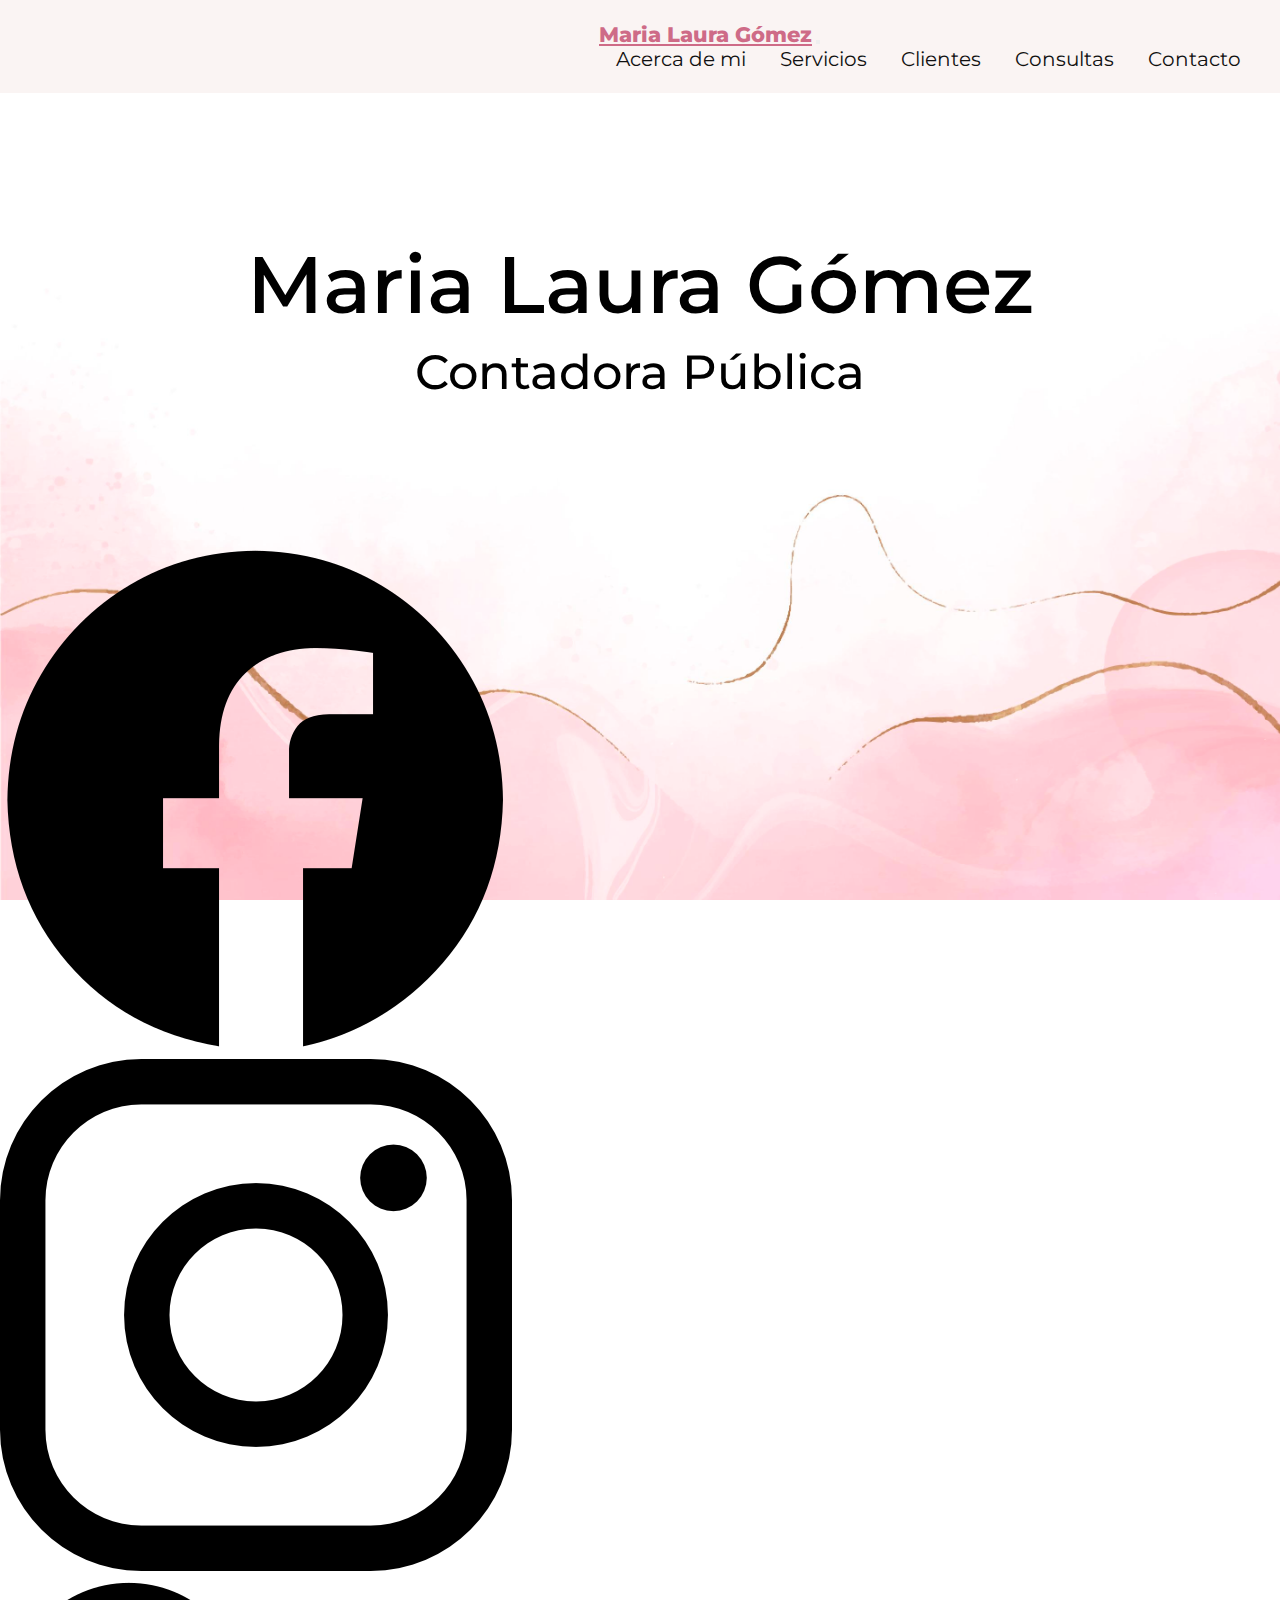
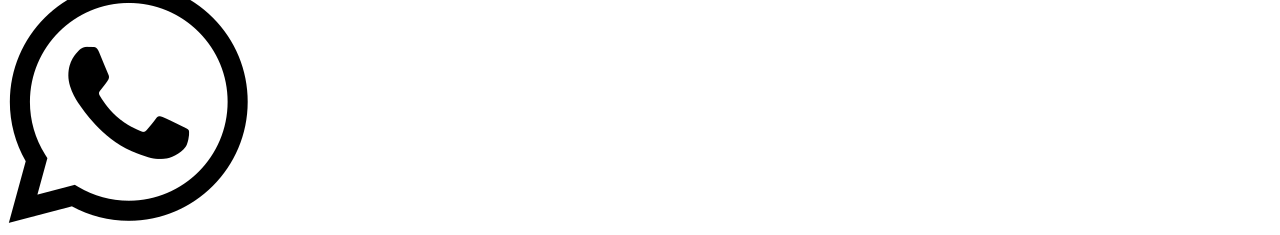
<file: index.html>
<!DOCTYPE html>
<html lang="en">
<head>
    <meta charset="UTF-8">
    <meta http-equiv="X-UA-Compatible" content="IE=edge">
    <meta name="viewport" content="width=device-width, initial-scale=1.0">
    <meta name="keywords" content="Asesoramiento Contable, Contadora Pública, Contador público, Asesoria contable, vencimiento de Afip,
    Afip Monotributo, pago de Afip, Liquidacion de sueldo, Contador para emprendedores.">
    <meta name="description" content="Maria Laura Gómez, Contadora Pública, me especializo en asesoramiento integral en materia impositiva, contable, monotributistas, liquidacion de sueldos y Pymes.">
    <link href="https://unpkg.com/aos@2.3.1/dist/aos.css" rel="stylesheet">
    <!-- CSS only -->
    <link href="https://cdn.jsdelivr.net/npm/bootstrap@5.2.0-beta1/dist/css/bootstrap.min.css" rel="stylesheet" integrity="sha384-0evHe/X+R7YkIZDRvuzKMRqM+OrBnVFBL6DOitfPri4tjfHxaWutUpFmBp4vmVor" crossorigin="anonymous">
    <link rel="stylesheet" href="./estilos/styles.css">
    <title>Contadora María Laura Gómez</title>
</head>
<body class="bg-img" >


    <nav class="navbar navbar-expand-lg bg-navbar pt-3">
        <div class="container-fluid " >
        <a class="navbar-brand ms-5 mb-1 titulo-logo " href="index.html">Maria Laura Gómez</a>
        <button class="navbar-toggler" type="button" data-bs-toggle="collapse" data-bs-target="#navbarNav" aria-controls="navbarNav" aria-expanded="false" aria-label="Toggle navigation">
            <span class="navbar-toggler-icon"></span>
        </button>

        <div class="collapse navbar-collapse  navBoost" id="navbarNav">
            <ul class="navbar-nav navBoost">
            <li class="nav-item   " >
                <a class="nav-link navA " aria-current="page" href="./secciones/acercaDeMi.html">Acerca de mi</a>
            </li>
            <li class="nav-item ">
                <a class="nav-link navA  " href="./secciones/servicios.html">Servicios</a>
            </li>
            <li class="nav-item ">
                <a class="nav-link navA" href="./secciones/clientes.html">Clientes</a>
            </li>
            <li class="nav-item ">
                <a class="nav-link navA" href="./secciones/consultas.html">Consultas</a>
            </li>
            <li class="nav-item ">
                <a class="nav-link navA" href="./secciones/contacto.html"> Contacto</a>
            </li>
            </ul>
        </div>
        </div>
    </nav>
    
        <main>
                <section class="seccion-index">
                    <h1 class="titulo1" data-aos="fade-up"
                    data-aos-duration="3000" >
                        Maria Laura Gómez
                    </h1>
                    <h2 class="titulo2" data-aos="fade-up"
                    data-aos-duration="3000" >
                        Contadora Pública
                    </h2>
                </section>
        </main>


    <footer>
    <ul class="footer-redes" >
        <li> <a href="https://www.facebook.com/lauragomezimpuestos" target="_blank"><img src="./img/facebook.png"  alt="Facebook"> </a></li>
        <li> <a href="https://www.instagram.com/lauragomezcontadora/"target="_blank" > <img src="./img/instagram.png" alt="Intagram"></a> </li>
        <li> <a href="https://web.whatsapp.com/" target="_blank"> <img src="./img/whatsapp.png" alt="whatsapp"></a></li>
    </ul>
    </footer>

    

    <script src="https://unpkg.com/aos@2.3.1/dist/aos.js"></script> 
    <script>
        AOS.init();
    </script>

    <!-- JavaScript Bundle with Popper -->
<script src="https://cdn.jsdelivr.net/npm/bootstrap@5.2.0-beta1/dist/js/bootstrap.bundle.min.js" integrity="sha384-pprn3073KE6tl6bjs2QrFaJGz5/SUsLqktiwsUTF55Jfv3qYSDhgCecCxMW52nD2" crossorigin="anonymous"></script>
</body>
</html>
</file>
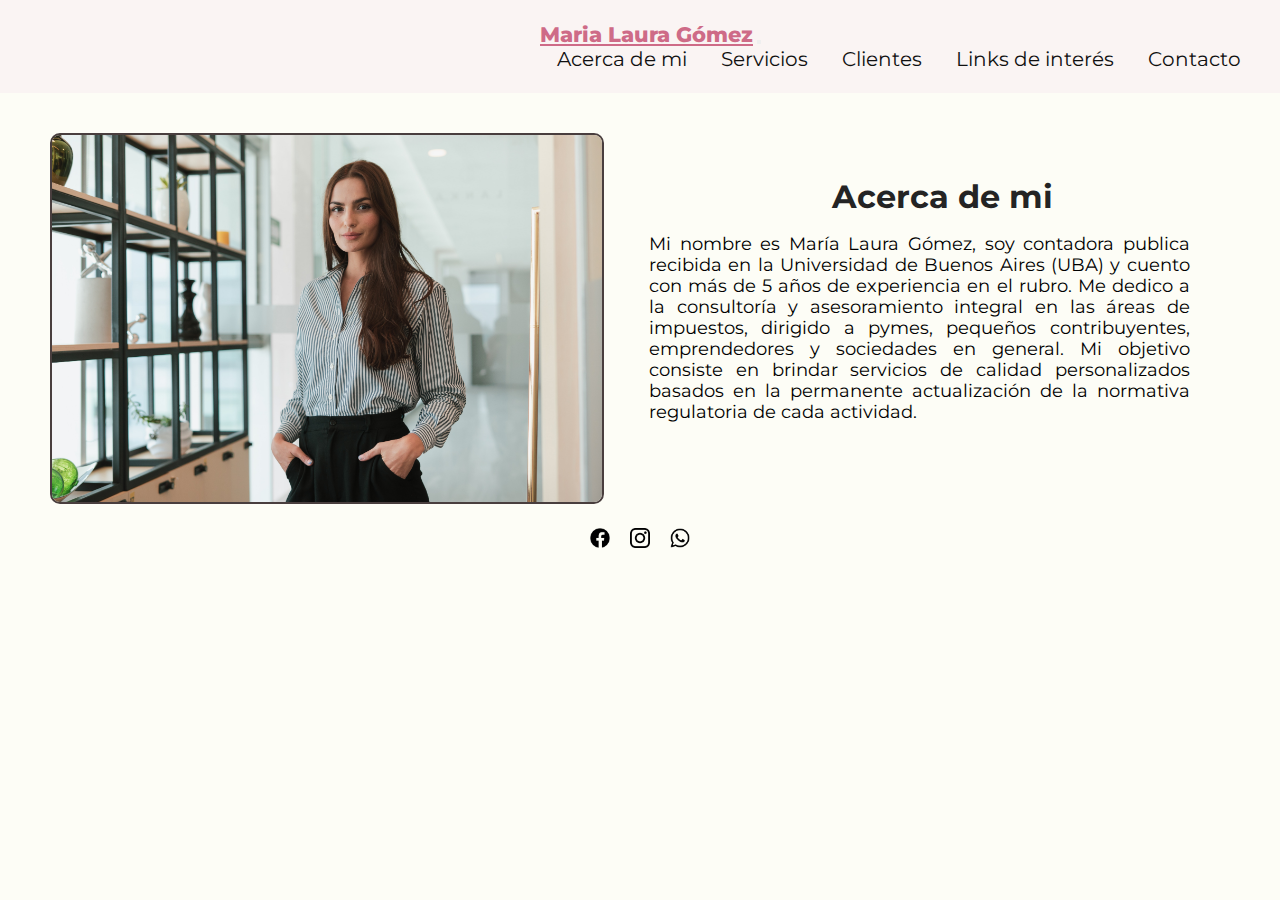
<file: secciones/acercaDeMi.html>
<!DOCTYPE html>
<html lang="en">
<head>
    <meta charset="UTF-8">
    <meta http-equiv="X-UA-Compatible" content="IE=edge">
    <meta name="viewport" content="width=device-width, initial-scale=1.0">
    <meta name="keywords" content="Asesoramiento Contable, Contadora Pública, Contador público, Asesoria contable, vencimiento de Afip,
    Afip Monotributo, pago de Afip, Liquidacion de sueldo, Contador para emprendedores.">
    <meta name="description" content="Maria Laura Gómez, Contadora Pública, me especializo en asesoramiento integral en materia impositiva, contable, monotributistas, liquidacion de sueldos y Pymes.">
    <link href="https://unpkg.com/aos@2.3.1/dist/aos.css" rel="stylesheet">
    <!-- CSS only -->
    <link href="https://cdn.jsdelivr.net/npm/bootstrap@5.2.0-beta1/dist/css/bootstrap.min.css" rel="stylesheet" integrity="sha384-0evHe/X+R7YkIZDRvuzKMRqM+OrBnVFBL6DOitfPri4tjfHxaWutUpFmBp4vmVor" crossorigin="anonymous">
    <link rel="stylesheet" href="../estilos/styles.css">
    <title>Acerca de Mi</title>
</head>

<body class="bg-color" >

    <nav class="navbar navbar-expand-lg bg-navbar pt-3">
        <div class="container-fluid " >
        <a class="navbar-brand ms-5 mb-1 titulo-logo " href="../index.html">Maria Laura Gómez</a>
        <button class="navbar-toggler" type="button" data-bs-toggle="collapse" data-bs-target="#navbarNav" aria-controls="navbarNav" aria-expanded="false" aria-label="Toggle navigation">
            <span class="navbar-toggler-icon"></span>
        </button>

        <div class="collapse navbar-collapse  navBoost" id="navbarNav">
            <ul class="navbar-nav navBoost">
            <li class="nav-item   " >
                <a class="nav-link navA " aria-current="page" href="acercaDeMi.html">Acerca de mi</a>
            </li>
            <li class="nav-item ">
                <a class="nav-link navA  " href="servicios.html">Servicios</a>
            </li>
            <li class="nav-item ">
                <a class="nav-link navA" href="clientes.html">Clientes</a>
            </li>
            <li class="nav-item ">
                <a class="nav-link navA" href="linksInteres.html">Links de interés</a>
            </li>
            <li class="nav-item ">
                <a class="nav-link navA" href="contacto.html"> Contacto</a>
            </li>
            </ul>
        </div>
        </div>
    </nav>


        <main >
            
            <section class="about-container">
                <div class="about-content" >
                    <div>
                        <img src="../img/pexels-los-muertos-crew-10041257.jpeg" alt="">
                    </div>
                    
                    <div>
                        <h3 class="titulo-about" >Acerca de mi</h3>
                        <p > Mi nombre es María Laura Gómez, soy contadora publica recibida en la Universidad de   Buenos Aires (UBA) y cuento con más de 5 años de experiencia en el rubro.
                            Me dedico a la consultoría y asesoramiento integral en las áreas de impuestos, dirigido a pymes, pequeños contribuyentes, emprendedores y sociedades en general. 
                            Mi objetivo consiste en brindar servicios de calidad personalizados basados en la permanente actualización de la normativa regulatoria de cada actividad.
                            </p>
                    </div>
                </div>

                
                
            </section>
    
        </main>





    <footer class="footers">
        <ul class="footer-redes">
            <li> <a href="https://www.facebook.com/lauragomezimpuestos" target="_blank"><img src="../img/facebook.png"  alt="Facebook"> </a></li>
            <li> <a href="https://www.instagram.com/lauragomezcontadora/"target="_blank" > <img src="../img/instagram.png" alt="Intagram"></a> </li>
            <li> <a href="https://web.whatsapp.com/" target="_blank"> <img src="../img/whatsapp.png" alt="whatsapp"></a></li>
        </ul>
    </footer>

    <script src="https://unpkg.com/aos@2.3.1/dist/aos.js"></script> 
    <script>
        AOS.init();
    </script>
<!-- JavaScript Bundle with Popper -->
<script src="https://cdn.jsdelivr.net/npm/bootstrap@5.2.0-beta1/dist/js/bootstrap.bundle.min.js" integrity="sha384-pprn3073KE6tl6bjs2QrFaJGz5/SUsLqktiwsUTF55Jfv3qYSDhgCecCxMW52nD2" crossorigin="anonymous"></script>
</body>
</html>
</file>
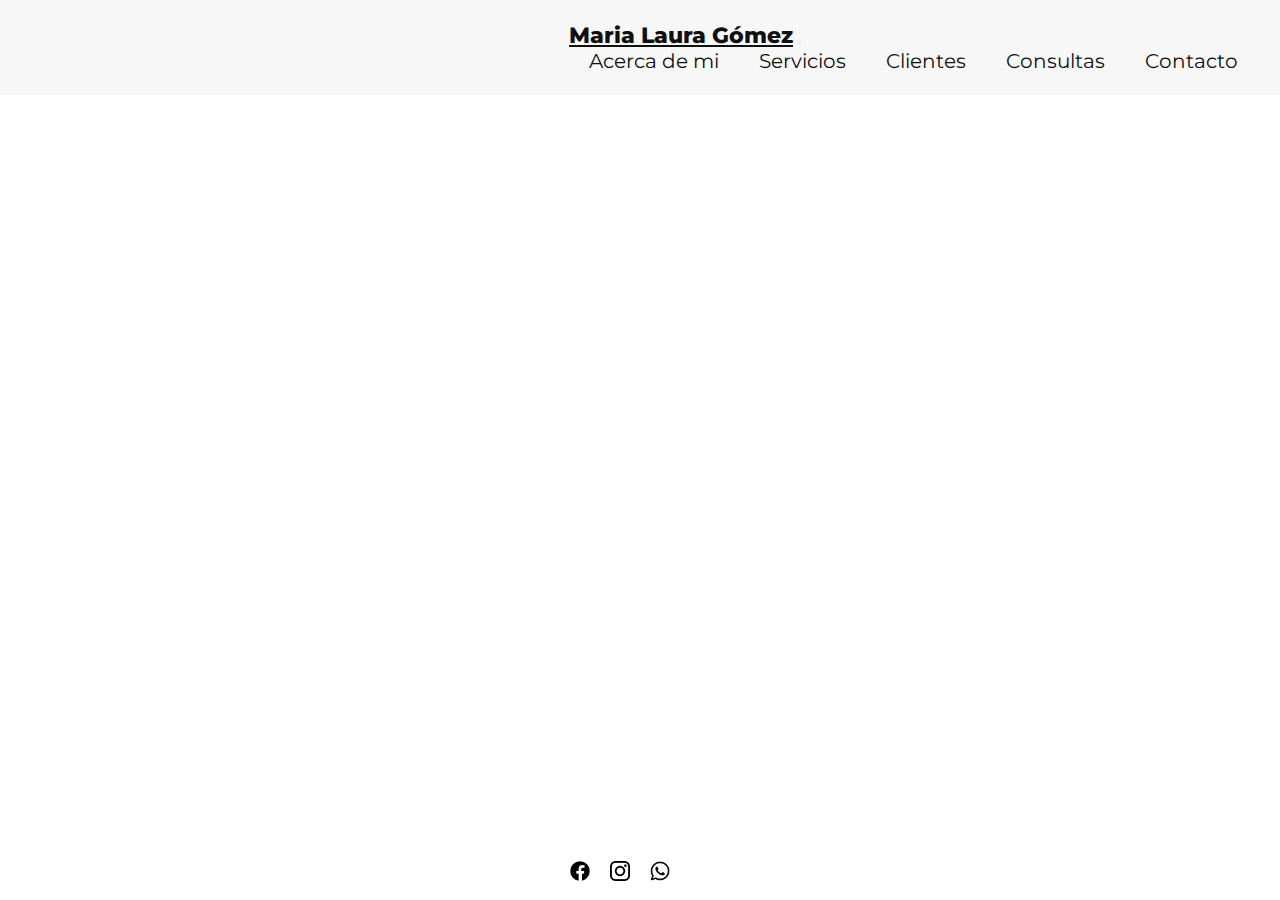
<file: secciones/clientes.html>
<!DOCTYPE html>
<html lang="en">
<head>
    <meta charset="UTF-8">
    <meta http-equiv="X-UA-Compatible" content="IE=edge">
    <meta name="viewport" content="width=device-width, initial-scale=1.0">
    <!-- CSS only -->
    <link href="https://cdn.jsdelivr.net/npm/bootstrap@5.2.0-beta1/dist/css/bootstrap.min.css" rel="stylesheet" integrity="sha384-0evHe/X+R7YkIZDRvuzKMRqM+OrBnVFBL6DOitfPri4tjfHxaWutUpFmBp4vmVor" crossorigin="anonymous">
    <link rel="stylesheet" href="../estilos/estilos.css">

    <title>Clientes</title>
</head>
<body>
    <nav class="navbar navbar-expand-lg bg-navbar pt-3">
        <div class="container-fluid " >
        <a class="navbar-brand ms-5 mb-1 titulo-logo " href="../index.html">Maria Laura Gómez</a>
        <button class="navbar-toggler" type="button" data-bs-toggle="collapse" data-bs-target="#navbarNav" aria-controls="navbarNav" aria-expanded="false" aria-label="Toggle navigation">
            <span class="navbar-toggler-icon"></span>
        </button>

        <div class="collapse navbar-collapse  navBoost" id="navbarNav">
            <ul class="navbar-nav navBoost">
            <li class="nav-item   " >
                <a class="nav-link navA " aria-current="page" href="acercaDeMi.html">Acerca de mi</a>
            </li>
            <li class="nav-item ">
                <a class="nav-link navA  " href="servicios.html">Servicios</a>
            </li>
            <li class="nav-item ">
                <a class="nav-link navA" href="clientes.html">Clientes</a>
            </li>
            <li class="nav-item ">
                <a class="nav-link navA" href="consultas.html">Consultas</a>
            </li>
            <li class="nav-item ">
                <a class="nav-link navA" href="contacto.html"> Contacto</a>
            </li>
            </ul>
        </div>
        </div>
    </nav> 





    <footer>
        <ul class="footer-redes">
            <li> <a href="https://www.facebook.com/lauragomezimpuestos" target="_blank"><img src="../img/facebook.png"  alt="Facebook"> </a></li>
            <li> <a href="https://www.instagram.com/lauragomezcontadora/"target="_blank" > <img src="../img/instagram.png" alt="Intagram"></a> </li>
            <li> <a href="https://web.whatsapp.com/" target="_blank"> <img src="../img/whatsapp.png" alt="whatsapp"></a></li>
        </ul>
    </footer>
<!-- JavaScript Bundle with Popper -->
<script src="https://cdn.jsdelivr.net/npm/bootstrap@5.2.0-beta1/dist/js/bootstrap.bundle.min.js" integrity="sha384-pprn3073KE6tl6bjs2QrFaJGz5/SUsLqktiwsUTF55Jfv3qYSDhgCecCxMW52nD2" crossorigin="anonymous"></script>
</body>
</html>
</file>
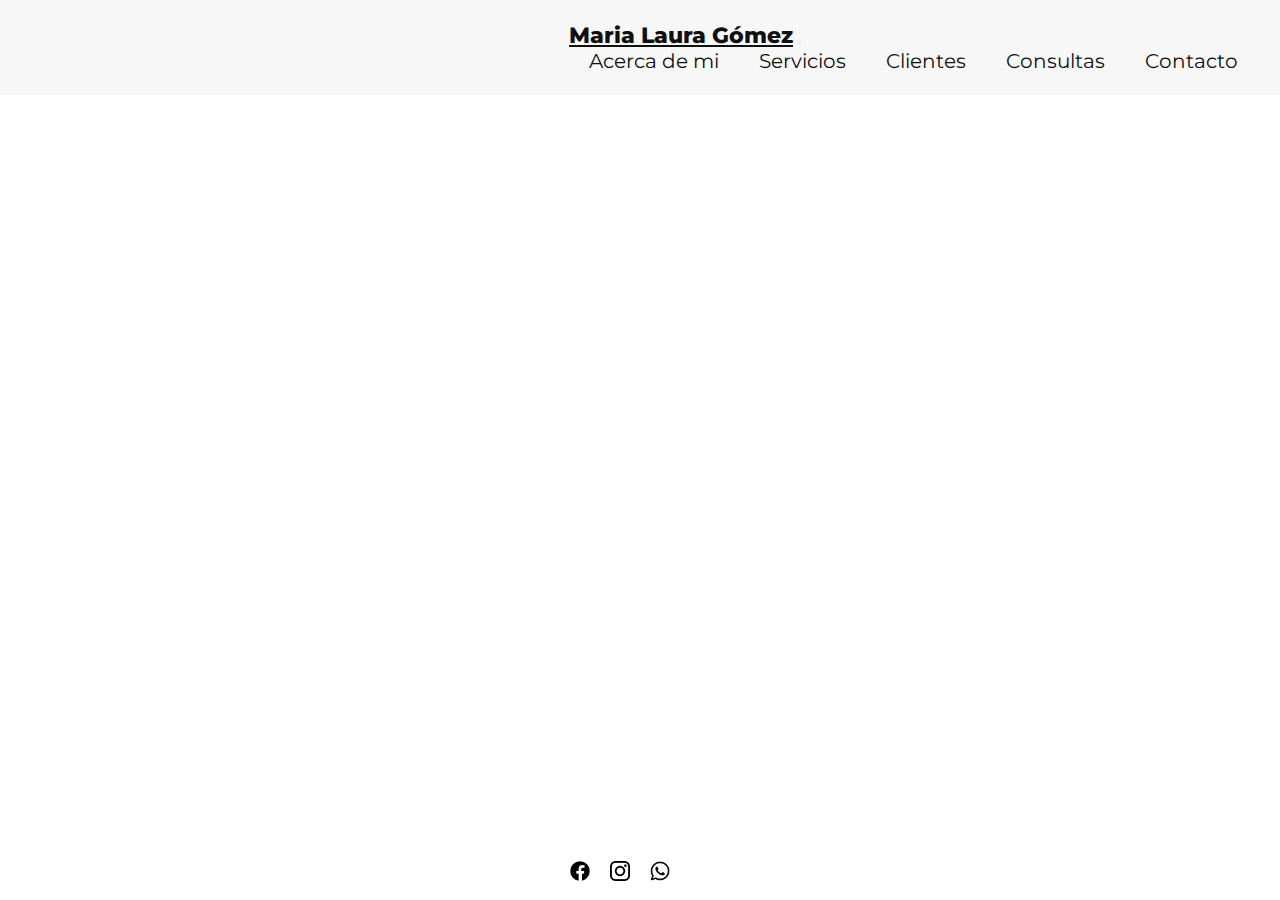
<file: secciones/consultas.html>
<!DOCTYPE html>
<html lang="en">
<head>
    <meta charset="UTF-8">
    <meta http-equiv="X-UA-Compatible" content="IE=edge">
    <meta name="viewport" content="width=device-width, initial-scale=1.0">
     <!-- CSS only -->
     <link href="https://cdn.jsdelivr.net/npm/bootstrap@5.2.0-beta1/dist/css/bootstrap.min.css" rel="stylesheet" integrity="sha384-0evHe/X+R7YkIZDRvuzKMRqM+OrBnVFBL6DOitfPri4tjfHxaWutUpFmBp4vmVor" crossorigin="anonymous">
    <link rel="stylesheet" href="../estilos/estilos.css">
    <title>Consultas</title>
</head>
<body>
    <nav class="navbar navbar-expand-lg bg-navbar pt-3">
        <div class="container-fluid " >
        <a class="navbar-brand ms-5 mb-1 titulo-logo " href="../index.html">Maria Laura Gómez</a>
        <button class="navbar-toggler" type="button" data-bs-toggle="collapse" data-bs-target="#navbarNav" aria-controls="navbarNav" aria-expanded="false" aria-label="Toggle navigation">
            <span class="navbar-toggler-icon"></span>
        </button>

        <div class="collapse navbar-collapse  navBoost" id="navbarNav">
            <ul class="navbar-nav navBoost">
            <li class="nav-item   " >
                <a class="nav-link navA " aria-current="page" href="acercaDeMi.html">Acerca de mi</a>
            </li>
            <li class="nav-item ">
                <a class="nav-link navA  " href="servicios.html">Servicios</a>
            </li>
            <li class="nav-item ">
                <a class="nav-link navA" href="clientes.html">Clientes</a>
            </li>
            <li class="nav-item ">
                <a class="nav-link navA" href="consultas.html">Consultas</a>
            </li>
            <li class="nav-item ">
                <a class="nav-link navA" href="contacto.html"> Contacto</a>
            </li>
            </ul>
        </div>
        </div>
    </nav>

    <footer>
        <ul class="footer-redes">
            <li> <a href="https://www.facebook.com/lauragomezimpuestos" target="_blank"><img src="../img/facebook.png"  alt="Facebook"> </a></li>
            <li> <a href="https://www.instagram.com/lauragomezcontadora/"target="_blank" > <img src="../img/instagram.png" alt="Intagram"></a> </li>
            <li> <a href="https://web.whatsapp.com/" target="_blank"> <img src="../img/whatsapp.png" alt="whatsapp"></a></li>
        </ul>
    </footer>
<!-- JavaScript Bundle with Popper -->
<script src="https://cdn.jsdelivr.net/npm/bootstrap@5.2.0-beta1/dist/js/bootstrap.bundle.min.js" integrity="sha384-pprn3073KE6tl6bjs2QrFaJGz5/SUsLqktiwsUTF55Jfv3qYSDhgCecCxMW52nD2" crossorigin="anonymous"></script>
</body>
</html>
</file>
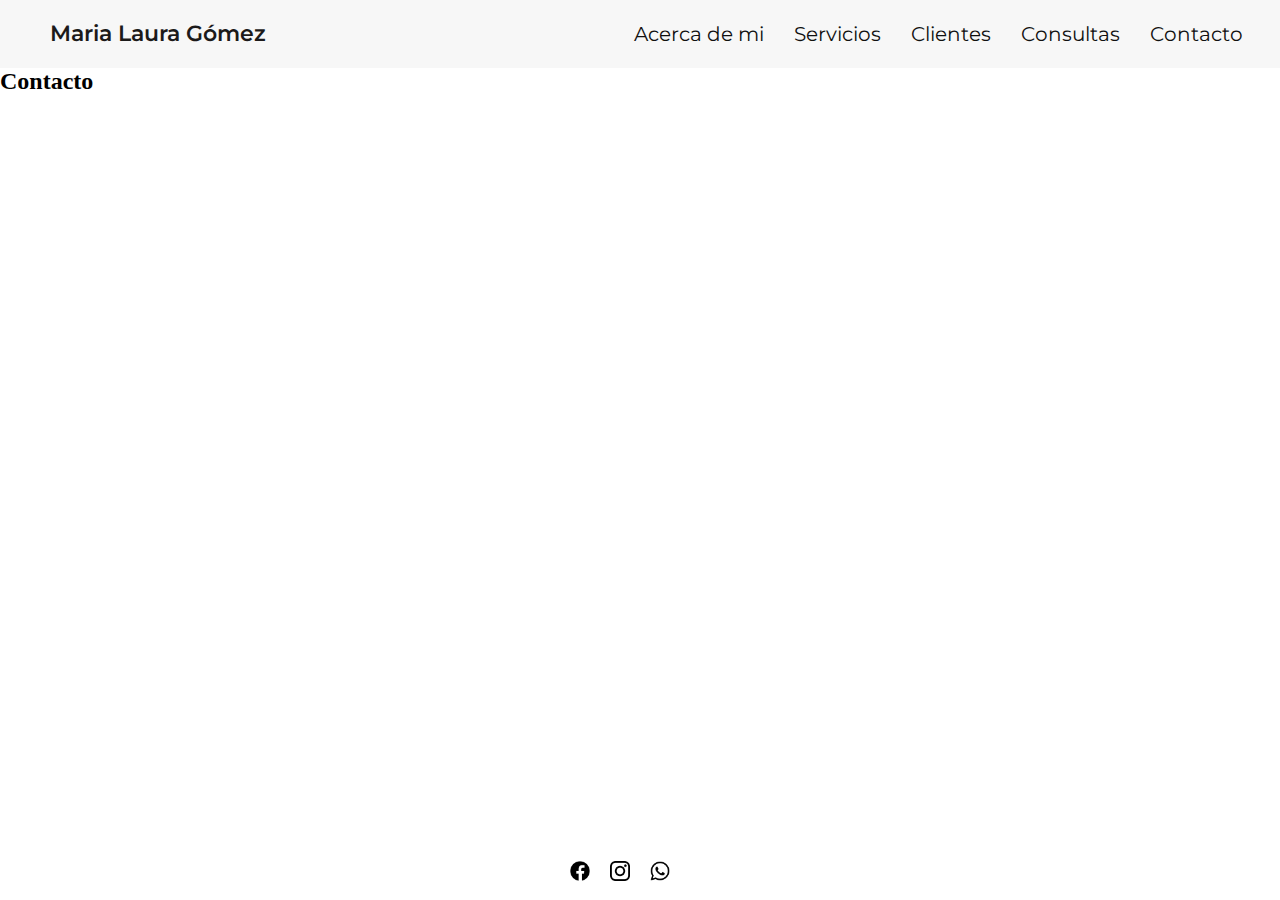
<file: secciones/contacto.html>
<!DOCTYPE html>
<html lang="en">
<head>
    <meta charset="UTF-8">
    <meta http-equiv="X-UA-Compatible" content="IE=edge">
    <meta name="viewport" content="width=device-width, initial-scale=1.0">
<link rel="stylesheet" href="../estilos/estilos.css">
    <title>Contacto</title>


</head>
<body>
    <header>
        <nav>
            <a href="../index.html"><h3 class="logo">Maria Laura Gómez</h3></a>
            <ul class="navbar">
                <li><a href="acercaDeMi.html" >Acerca de mi</a></li>
                <li><a href="servicios.html" >Servicios</a></li>
                <li><a href="clientes.html" >Clientes</a></li>
                <li><a href="consultas.html" >Consultas</a></li>
                <li><a href="contacto.html">Contacto</a></li>
            </ul>
        </nav>
    </header>

        <section>
            <h2>Contacto</h2>
        </section>

         
       




    <footer>
        <ul class="footer-redes">
            <li> <a href="https://www.facebook.com/lauragomezimpuestos" target="_blank"><img src="../img/facebook.png"  alt="Facebook"> </a></li>
            <li> <a href="https://www.instagram.com/lauragomezcontadora/"target="_blank" > <img src="../img/instagram.png" alt="Intagram"></a> </li>
            <li> <a href="https://web.whatsapp.com/" target="_blank"> <img src="../img/whatsapp.png" alt="whatsapp"></a></li>
        </ul>
    </footer>

</body>
</html>
</file>
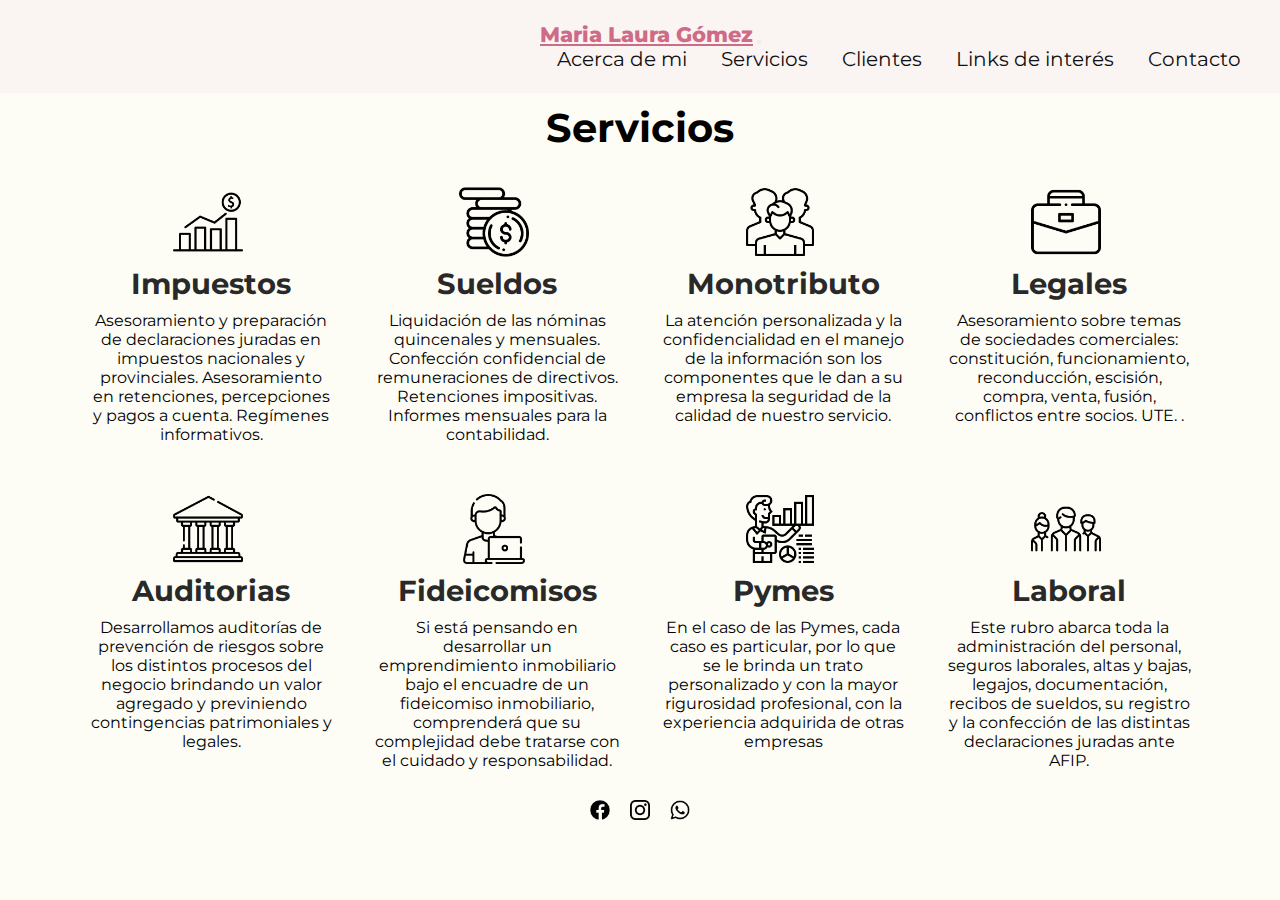
<file: secciones/servicios.html>
<!DOCTYPE html>
<html lang="en">
<head>
    <meta charset="UTF-8">
    <meta http-equiv="X-UA-Compatible" content="IE=edge">
    <meta name="viewport" content="width=device-width, initial-scale=1.0">
    <meta name="keywords" content="Asesoramiento Contable, Contadora Pública, Contador público, Asesoria contable, vencimiento de Afip,
    Afip Monotributo, pago de Afip, Liquidacion de sueldo, Contador para emprendedores.">
    <meta name="description" content="Maria Laura Gómez, Contadora Pública, me especializo en asesoramiento integral en materia impositiva, contable, monotributistas, liquidacion de sueldos y Pymes.">
      <!-- CSS only -->
      <link href="https://cdn.jsdelivr.net/npm/bootstrap@5.2.0-beta1/dist/css/bootstrap.min.css" rel="stylesheet" integrity="sha384-0evHe/X+R7YkIZDRvuzKMRqM+OrBnVFBL6DOitfPri4tjfHxaWutUpFmBp4vmVor" crossorigin="anonymous">
    <link rel="stylesheet" href="../estilos/styles.css">
    <title>Servicios</title>
</head>
<body class="bg-color">
    <nav class="navbar navbar-expand-lg bg-navbar pt-3">
        <div class="container-fluid " >
        <a class="navbar-brand ms-5 mb-1 titulo-logo " href="../index.html">Maria Laura Gómez</a>
        <button class="navbar-toggler" type="button" data-bs-toggle="collapse" data-bs-target="#navbarNav" aria-controls="navbarNav" aria-expanded="false" aria-label="Toggle navigation">
            <span class="navbar-toggler-icon"></span>
        </button>
        <div class="collapse navbar-collapse  navBoost" id="navbarNav">
            <ul class="navbar-nav navBoost">
            <li class="nav-item   " >
                <a class="nav-link navA " aria-current="page" href="acercaDeMi.html">Acerca de mi</a>
            </li>
            <li class="nav-item ">
                <a class="nav-link navA  " href="servicios.html">Servicios</a>
            </li>
            <li class="nav-item ">
                <a class="nav-link navA" href="clientes.html">Clientes</a>
            </li>
            <li class="nav-item ">
                <a class="nav-link navA" href="linksInteres.html">Links de interés</a>
            </li>
            <li class="nav-item ">
                <a class="nav-link navA" href="contacto.html"> Contacto</a>
            </li>
            </ul>
        </div>
        </div>
    </nav>

    <h1 class="titulo-servicios"> Servicios</h1>

        <main>
            <section class="card-container">
                <div class="card-contenido">
                <div class="card-img">
                <img src="../img/bars.png" alt="">
                </div>
                <div class="card-titulo">
                    <h4>Impuestos</h4>
                    <p>Asesoramiento y preparación de declaraciones juradas en impuestos nacionales y provinciales. Asesoramiento en retenciones, percepciones y pagos a cuenta. Regímenes informativos.  </p>
                </div>
                </div>
        
                <div class="card-contenido">
                <div class="card-img">
                <img src="../img/money (1).png" alt="">
                </div>
                <div class="card-titulo">
                    <h4>Sueldos</h4>
                    <p>Liquidación de las nóminas quincenales y mensuales. Confección confidencial de remuneraciones de directivos. Retenciones impositivas. Informes mensuales para la contabilidad.</p>
                </div>
                </div>
        
                <div class="card-contenido">
                <div class="card-img">
                <img src="../img/people.png" alt="">
                </div>
                <div class="card-titulo">
                    <h4>Monotributo</h4>
                    <p>La atención personalizada y la confidencialidad en el manejo de la información son los componentes que le dan a su empresa la seguridad de la calidad de nuestro servicio.</p>
                </div>
                </div>
        
                <div class="card-contenido">
                <div class="card-img">
                <img src="../img/career.png" alt="">
                </div>
                <div class="card-titulo">
                    <h4>Legales</h4>
                    <p>Asesoramiento sobre temas de sociedades comerciales: constitución, funcionamiento, reconducción, escisión, compra, venta, fusión, conflictos entre socios. UTE. .</p>
                </div>
                </div>
                <div class="card-contenido">
                    <div class="card-img">
                        <img src="../img/bank.png" alt="gráfico">
                    </div>
                    <div class="card-titulo">
                        <h4>Auditorias</h4>
                        <p>Desarrollamos auditorías de prevención de riesgos sobre los distintos procesos del negocio brindando un valor agregado y previniendo contingencias patrimoniales y legales.  </p> 
                    </div>
                </div>
                <div class="card-contenido">
                    <div class="card-img">
                        <img src="../img/programmer.png" alt="gráfico">
                    </div>
                    <div class="card-titulo">
                        <h4>Fideicomisos</h4>
                        <p>Si está pensando en desarrollar un emprendimiento inmobiliario bajo el encuadre de un fideicomiso inmobiliario, comprenderá que su complejidad debe tratarse con el cuidado y responsabilidad.  </p> 
                    </div>
                </div>
                <div class="card-contenido">
                    <div class="card-img">
                        <img src="../img/accounting.png" alt="gráfico">
                    </div>
                    <div class="card-titulo">
                        <h4>Pymes</h4>
                        <p>En el caso de las Pymes, cada caso es particular, por lo que se le brinda un trato personalizado y con la mayor rigurosidad profesional, con la experiencia adquirida de otras empresas </p> 
                    </div>
                </div>
                <div class="card-contenido">
                    <div class="card-img">
                        <img src="../img/group.png" alt="gráfico">
                    </div>
                    <div class="card-titulo">
                        <h4>Laboral</h4>
                        <p>Este rubro abarca toda la administración del personal, seguros laborales, altas y bajas, legajos, documentación, recibos de sueldos, su registro y la confección de las distintas declaraciones juradas ante AFIP.  </p> 
                    </div>
                </div>


             

                   
                        
                           
                                


                
        
            </section>
    </main>









        <footer class="footers">
        <ul class="footer-redes">
            <li> <a href="https://www.facebook.com/lauragomezimpuestos" target="_blank"><img src="../img/facebook.png"  alt="Facebook"> </a></li>
            <li> <a href="https://www.instagram.com/lauragomezcontadora/"target="_blank" > <img src="../img/instagram.png" alt="Intagram"></a> </li>
            <li> <a href="https://web.whatsapp.com/" target="_blank"> <img src="../img/whatsapp.png" alt="whatsapp"></a></li>
        </ul>
        </footer>

 
<!-- JavaScript Bundle with Popper -->
<script src="https://cdn.jsdelivr.net/npm/bootstrap@5.2.0-beta1/dist/js/bootstrap.bundle.min.js" integrity="sha384-pprn3073KE6tl6bjs2QrFaJGz5/SUsLqktiwsUTF55Jfv3qYSDhgCecCxMW52nD2" crossorigin="anonymous"></script>           
</body>
</html>
</file>
<file: estilos/styles.css>
@import url("https://fonts.googleapis.com/css2?family=Montserrat:wght@200;300;400;500;600;700&display=swap");
* {
  margin: 0;
  padding: 0;
  box-sizing: content-box;
}

.footers {
  margin-bottom: 0;
}

.footers .footer-redes {
  display: flex;
  justify-content: center;
  align-items: center;
}

.footers .footer-redes img {
  width: 20px;
  height: 20px;
  padding: 10px;
}

.footers .footer-redes li {
  list-style-type: none;
}

.seccion-index {
  display: flex;
  flex-direction: column;
  justify-content: center;
  align-items: center;
  height: 450px;
}

.titulo1 {
  color: black;
  font-size: 5rem;
  font-family: 'Montserrat', sans-serif;
  font-weight: 550;
}

.titulo2 {
  color: black;
  font-size: 3rem;
  font-family: 'Montserrat', sans-serif;
  font-weight: 500;
  margin-top: 10px;
}

.bg-img {
  background: url("../img/4918431.jpg");
  background-repeat: no-repeat;
  background-size: cover;
  background-attachment: fixed;
}

.bg-img {
  width: 100%;
  height: 100vh;
}

/* para boostrap */
.bg-navbar {
  background-color: #faf4f3;
}

.titulo-logo {
  font-size: 1.3rem;
  font-weight: 800;
  color: #ce6b87;
  font-family: 'Montserrat', sans-serif;
}

.navBoost {
  display: flex;
  justify-content: end;
}

.navA {
  text-decoration: none;
  font-size: 20px;
  font-weight: 400;
  color: #101010;
  font-family: 'Montserrat', sans-serif;
  padding: 5px;
}

.label-boost {
  font-family: 'Montserrat', sans-serif;
}

.form-container {
  width: 65%;
}

.botonBoots-color {
  background-color: #ec87a3;
  width: 20%;
  border: none;
  font-family: "Montserrat", sans-serif;
}

.botonBoots-color:hover {
  background-color: #cb8398ec;
}

.boton {
  display: flex;
  justify-content: center;
  align-items: center;
  margin: 15px 0 10px;
}

::placeholder {
  font-family: "Montserrat", sans-serif;
}

.input-contacto {
  background-color: #FDFDF6;
}

nav {
  background-color: #F7F7F7;
  padding: 22px;
}

.navbar {
  display: flex;
  justify-content: end;
}

.navbar li {
  margin: 0 12px;
  list-style-type: none;
}

.navbar li a {
  text-decoration: none;
  font-size: 20px;
  font-weight: 400;
  color: #101010;
  font-family: 'Montserrat', sans-serif;
}

.navbar li a:hover {
  color: #FF6363;
  font-weight: 500;
}

.logo {
  position: absolute;
  top: 20px;
  left: 50px;
  font-size: 22px;
  font-weight: 600;
  color: #1c1a1a;
  font-family: 'Montserrat', sans-serif;
}

/* seccion acerca de mi */
.about-content {
  display: flex;
  justify-content: center;
  align-items: center;
  margin-top: 10px;
}

/* mixin */
.about-content img {
  height: auto;
  width: 550px;
  border: 2px solid #493e3e;
  border-radius: 10px;
  margin: 30px 0px 10px 50px;
}

.about-content .titulo-about {
  padding: 2px;
  text-align: center;
  color: #242424;
  font-size: 2rem;
  margin-bottom: 10px;
  font-family: "Montserrat", sans-serif;
}

.about-content div p {
  width: 80%;
  padding: 5px;
  margin-left: 40px;
  margin-bottom: 20px;
  font-family: "Montserrat", sans-serif;
  font-size: 1.1rem;
  text-align: justify;
}

.bg-color {
  width: 100%;
  height: 100vh;
  background-color: #FDFDF6;
}

/* seccion servicios */
.card-container {
  width: 100%;
  height: auto;
  display: flex;
  flex-wrap: wrap;
  justify-content: center;
  margin-top: 5px;
}

.servicios-card, .card-contenido {
  width: 20%;
}

.card-contenido {
  margin: 15px;
  cursor: pointer;
  overflow: hidden;
}

.card-contenido img {
  width: 70px;
  height: 70px;
  margin: 15px 0 0 20px;
  margin-left: 90px;
}

.card-contenido h4 {
  text-align: center;
  font-size: 1.8rem;
  padding: 5px 0;
  font-family: "Montserrat", sans-serif;
  color: #292929;
}

.card-contenido p {
  text-align: center;
  font-family: "Montserrat", sans-serif;
  padding: 5px;
}

.titulo-servicios {
  text-align: center;
  font-family: "Montserrat", sans-serif;
  font-size: 2.5rem;
  margin-top: 10px;
}

/* Seccion Links de interes */
.links-content {
  display: flex;
  justify-content: space-evenly;
  align-items: center;
}

.links-title {
  font-size: 2.5rem;
  text-align: center;
  padding: 20px;
  font-family: 'Montserrat', sans-serif;
}

.img-links img {
  width: 600px;
  border: 0.5px solid #242424;
  border-radius: 10px;
  margin-top: 5px;
}

.links-info ul li {
  list-style-type: none;
  padding: 1px;
  margin: 5px 0;
}

.links-info {
  margin-top: 5px;
}

.links-info ul li a {
  text-decoration: none;
  font-family: 'Montserrat', sans-serif;
  font-size: 1.1rem;
  text-align: center;
  color: #241e5e;
}

/* seccion Clientes */
.clientes-container {
  width: 100%;
}

.clientes-content {
  width: 100%;
  display: flex;
  justify-content: space-evenly;
  align-items: center;
  margin-top: 30px;
}

.clientes-img img {
  width: 200px;
  padding: 10px 0 10px 0;
  margin: auto;
  opacity: 0.9;
}

.clientes-img img {
  filter: grayscale(100%);
}

img:hover {
  filter: grayscale(0%);
  transition: all 0.2s;
}

/* medias queries */
@media screen and (max-width: 1190px) {
  .about-content img {
    width: 550px;
    border: 2px solid #493e3e;
    border-radius: 10px;
    margin: 30px 0px 10px 50px;
  }
  .about-content .titulo-about {
    padding: 2px;
    text-align: center;
    color: #242424;
    font-size: 2rem;
    margin-bottom: 10px;
    font-family: "Montserrat", sans-serif;
  }
  .about-content div p {
    width: 80%;
    padding: 5px;
    margin-left: 40px;
    margin-bottom: 20px;
    font-family: "Montserrat", sans-serif;
    font-size: 1.1rem;
    text-align: justify;
  }
}

@media screen and (max-width: 1122px) {
  .about-content img {
    width: 540px;
    border: 2px solid #493e3e;
    border-radius: 10px;
    margin: 30px 0px 10px 50px;
  }
  .about-content .titulo-about {
    padding: 2px;
    text-align: center;
    color: #242424;
    font-size: 2rem;
    margin-bottom: 15px;
    font-family: "Montserrat", sans-serif;
  }
  .about-content div p {
    width: 80%;
    padding: 5px;
    margin-left: 40px;
    margin-bottom: 10px;
    font-family: "Montserrat", sans-serif;
    font-size: 1.1rem;
    text-align: justify;
  }
}

@media screen and (max-width: 1080px) {
  .about-content {
    display: flex;
    justify-content: center;
    align-items: center;
    margin-top: 10px;
  }
  .about-content img {
    width: 530px;
    margin: 30px 0px 10px 50px;
  }
  .about-content .titulo-about {
    padding: 3px;
    color: #242424;
    font-size: 2rem;
    margin-top: 80px;
    text-align: center;
    font-family: 'Montserrat', sans-serif;
  }
  .about-content div p {
    width: 80%;
    padding: 5px;
    margin-left: 40px;
    margin-bottom: 30px;
    font-size: 1.1rem;
    text-align: justify;
  }
  .card-img img {
    width: 70px;
    height: 70px;
    margin: 15px 0 0 20px;
    margin-left: 80px;
  }
}

@media screen and (max-width: 1074px) {
  .about-content img {
    width: 520px;
    border: 2px solid #493e3e;
    border-radius: 10px;
    margin: 30px 0px 10px 50px;
  }
  .about-content .titulo-about {
    padding: 3px;
    color: #242424;
    font-size: 2rem;
    margin-top: 50px;
    text-align: center;
    font-family: 'Montserrat', sans-serif;
  }
  .about-content div p {
    width: 80%;
    padding: 5px;
    margin-left: 30px;
    font-family: 'Montserrat', sans-serif;
    font-size: 1.1rem;
    text-align: justify;
  }
  .card-img img {
    width: 70px;
    height: 70px;
    margin: 15px 0 0 20px;
    margin-left: 75px;
  }
}

@media screen and (max-width: 1024px) {
  .about-content img {
    width: 510px;
    margin: 30px 0px 10px 50px;
  }
  .about-content div p {
    width: 80%;
    padding: 2px;
    margin-left: 30px;
    margin-top: 5px;
    margin-bottom: 5px;
    font-size: 1.1rem;
    text-align: justify;
  }
}

@media screen and (max-width: 985px) {
  .about-content {
    display: flex;
    flex-direction: column;
    justify-content: center;
    align-items: center;
    margin-top: 10px;
  }
  .about-content img {
    width: 500px;
    margin: 30px 0px 10px 50px;
  }
  .about-content .titulo-about {
    padding: 3px;
    color: #242424;
    font-size: 1.7rem;
    margin-top: 40px;
    text-align: center;
    font-family: 'Montserrat', sans-serif;
  }
  .about-content div p {
    width: 80%;
    padding: 5px;
    margin-left: 80px;
    margin-bottom: 40px;
    font-size: 1.1rem;
    text-align: justify;
  }
  .card-contenido {
    width: 70%;
    cursor: default;
  }
  .card-img img {
    width: 70px;
    height: 70px;
    margin: 15px 0 0 20px;
    margin-left: 300px;
  }
  .card-titulo p {
    width: 50%;
    text-align: center;
    font-family: 'Montserrat', sans-serif;
    padding: 5px;
    margin: auto;
  }
  .clientes-container {
    width: 100%;
    display: flex;
  }
  .clientes-content {
    width: 100%;
    display: flex;
    flex-direction: column;
    gap: 40px;
    justify-content: space-evenly;
    align-items: center;
    margin-top: 20px;
  }
  .clientes-img img {
    width: 200px;
    padding: 15px;
    opacity: 0.9;
  }
  .clientes-img img {
    filter: grayscale(100%);
  }
  img:hover {
    filter: grayscale(0%);
    transition: all 0.2s;
  }
  .links-content {
    display: flex;
    flex-direction: column-reverse;
    gap: 20px;
    justify-content: space-evenly;
    align-items: center;
  }
  .links-title {
    font-size: 2.5rem;
    text-align: center;
    padding: 20px;
    font-family: 'Montserrat', sans-serif;
  }
  .img-links img {
    width: 600px;
    border: 0.5px solid #242424;
    border-radius: 10px;
    margin-top: 5px;
    margin-left: 20px;
  }
  .links-info ul li {
    list-style-type: none;
    padding: 1px;
    margin: 5px 0;
  }
  .links-info {
    margin-top: 5px;
  }
  .links-info ul li a {
    text-decoration: none;
    font-family: 'Montserrat', sans-serif;
    font-size: 1.1rem;
    text-align: center;
    color: #241e5e;
    margin: auto;
  }
}

@media screen and (max-width: 950px) {
  .card-img img {
    margin-left: 295px;
  }
  .card-titulo p {
    width: 50%;
    text-align: center;
    font-family: 'Montserrat', sans-serif;
    padding: 5px;
    margin: auto;
  }
}

@media screen and (max-width: 899px) {
  .card-img img {
    margin-left: 275px;
  }
  .card-titulo p {
    width: 50%;
    text-align: center;
    font-family: 'Montserrat', sans-serif;
    padding: 5px;
    margin: auto;
  }
}

@media screen and (max-width: 840px) {
  .titulo1 {
    font-size: 4.8rem;
  }
  .titulo2 {
    font-size: 2.7rem;
    margin-top: 10px;
  }
  .about-content {
    display: flex;
    flex-direction: column;
    justify-content: center;
    align-items: center;
    margin-top: 10px;
  }
  .about-content img {
    width: 490px;
  }
  .about-content .titulo-about {
    padding: 3px;
    color: #242424;
    font-size: 1.7rem;
    margin-top: 30px;
    text-align: center;
    font-family: 'Montserrat', sans-serif;
  }
  .about-content div p {
    width: 80%;
    padding: 5px;
    margin-left: 80px;
    margin-bottom: 60px;
    font-size: 1.1rem;
    text-align: justify;
  }
  .card-container {
    width: 100%;
    height: auto;
    display: flex;
    flex-direction: column;
    justify-content: center;
    align-items: center;
    margin-top: 5px;
  }
  .card-contenido {
    width: 60%;
    margin: 15px;
    cursor: default;
    overflow: hidden;
  }
  .card-img img {
    width: 70px;
    height: 70px;
    margin: 15px 0 0 20px;
    margin-left: 210px;
  }
}

@media screen and (max-width: 800px) {
  .titulo1 {
    font-size: 4.6rem;
  }
  .titulo2 {
    font-size: 2.6rem;
  }
  .about-content {
    display: flex;
    flex-direction: column;
    justify-content: center;
    align-items: center;
    margin-top: 10px;
  }
  .about-content img {
    width: 480px;
    margin: 50px 20px 10px 80px;
  }
  .about-content .titulo-about {
    padding: 3px;
    color: #242424;
    font-size: 1.7rem;
    margin-top: 30px;
    text-align: center;
    font-family: 'Montserrat', sans-serif;
  }
  .about-content div p {
    width: 80%;
    padding: 5px;
    margin-left: 80px;
    margin-bottom: 60px;
    font-family: 'Montserrat', sans-serif;
    font-size: 1.1rem;
    text-align: justify;
  }
}

@media screen and (max-width: 768px) {
  .titulo1 {
    font-size: 4.4rem;
  }
  .titulo2 {
    font-size: 2.5rem;
    margin-top: 10px;
  }
  .about-content {
    display: flex;
    flex-direction: column;
    justify-content: center;
    align-items: center;
    margin-top: 10px;
  }
  .about-content img {
    width: 470px;
    border: 2px solid #493e3e;
    border-radius: 10px;
    margin: 50px 20px 10px 70px;
  }
  .about-content .titulo-about {
    padding: 3px;
    color: #242424;
    font-size: 1.7rem;
    margin-top: 30px;
    text-align: center;
    font-family: 'Montserrat', sans-serif;
  }
  .about-content div p {
    width: 80%;
    padding: 5px;
    margin-left: 80px;
    margin-bottom: 60px;
    font-family: 'Montserrat', sans-serif;
    font-size: 1.1rem;
    text-align: justify;
  }
  .card-container {
    width: 100%;
    height: auto;
    display: flex;
    flex-direction: column;
    justify-content: center;
    align-items: center;
    margin-top: 5px;
  }
  .card-contenido {
    width: 60%;
    margin: 15px;
    cursor: default;
    overflow: hidden;
  }
  .card-img img {
    width: 70px;
    height: 70px;
    margin: 15px 0 0 20px;
    margin-left: 190px;
  }
  .card-titulo p {
    width: 50%;
    text-align: center;
    font-family: 'Montserrat', sans-serif;
    padding: 5px;
    margin: auto;
  }
}

@media screen and (max-width: 715px) {
  .titulo1 {
    font-size: 4.2rem;
  }
  .titulo2 {
    font-size: 2.4rem;
    margin-top: 10px;
  }
  .about-content {
    display: flex;
    flex-direction: column;
    justify-content: center;
    align-items: center;
    margin-top: 10px;
  }
  .about-content img {
    width: 460px;
    border: 2px solid #493e3e;
    border-radius: 10px;
    margin: 40px 20px 10px 30px;
  }
  .about-content .titulo-about {
    padding: 3px;
    color: #242424;
    font-size: 1.7rem;
    margin-top: 30px;
    text-align: center;
    font-family: 'Montserrat', sans-serif;
  }
  .about-content div p {
    width: 80%;
    padding: 5px;
    margin-left: 80px;
    margin-bottom: 60px;
    font-family: 'Montserrat', sans-serif;
    font-size: 1.1rem;
    text-align: justify;
  }
  .card-container {
    width: 100%;
    height: auto;
    display: flex;
    flex-direction: column;
    justify-content: center;
    align-items: center;
    margin-top: 5px;
  }
  .card-contenido {
    width: 60%;
    margin: 15px;
    cursor: default;
    overflow: hidden;
  }
  .card-img img {
    width: 70px;
    height: 70px;
    margin: 15px 0 0 20px;
    margin-left: 180px;
  }
  .card-titulo p {
    width: 50%;
    text-align: center;
    font-family: 'Montserrat', sans-serif;
    padding: 5px;
    margin: auto;
  }
}

@media screen and (max-width: 713px) {
  .titulo1 {
    font-size: 4.1rem;
  }
  .titulo2 {
    font-size: 2.3rem;
    margin-top: 10px;
  }
  .about-content {
    display: flex;
    flex-direction: column;
    justify-content: center;
    align-items: center;
    margin-top: 10px;
  }
  .about-content img {
    width: 450px;
    border: 2px solid #493e3e;
    border-radius: 10px;
    margin: 40px 20px 10px 30px;
  }
  .about-content .titulo-about {
    padding: 3px;
    color: #242424;
    font-size: 1.7rem;
    margin-top: 30px;
    text-align: center;
    font-family: 'Montserrat', sans-serif;
  }
  .about-content div p {
    width: 80%;
    padding: 5px;
    margin-left: 70px;
    margin-bottom: 60px;
    font-family: 'Montserrat', sans-serif;
    font-size: 1.1rem;
    text-align: justify;
  }
  .card-container {
    width: 100%;
    height: auto;
    display: flex;
    flex-direction: column;
    justify-content: center;
    align-items: center;
    margin-top: 5px;
  }
  .card-contenido {
    width: 60%;
    margin: 15px;
    cursor: default;
    overflow: hidden;
  }
  .card-img img {
    width: 70px;
    height: 70px;
    margin: 15px 0 0 20px;
    margin-left: 175px;
  }
  .card-titulo p {
    width: 50%;
    text-align: center;
    font-family: 'Montserrat', sans-serif;
    padding: 5px;
    margin: auto;
  }
}

@media screen and (max-width: 667px) {
  .titulo1 {
    font-size: 3.9rem;
  }
  .titulo2 {
    font-size: 2.2rem;
    margin-top: 7px;
  }
  .about-content {
    display: flex;
    flex-direction: column;
    justify-content: center;
    align-items: center;
    margin-top: 10px;
  }
  .about-content img {
    width: 440px;
    border: 2px solid #493e3e;
    border-radius: 10px;
    margin: 40px 20px 10px 30px;
  }
  .about-content .titulo-about {
    padding: 2px;
    color: #242424;
    font-size: 1.8rem;
    margin-top: 25px;
    text-align: center;
    font-family: 'Montserrat', sans-serif;
  }
  .about-content div p {
    width: 80%;
    padding: 5px;
    margin-left: 70px;
    margin-top: 20px;
    font-family: 'Montserrat', sans-serif;
    font-size: 1rem;
    text-align: justify;
  }
  .card-container {
    width: 100%;
    height: auto;
    display: flex;
    flex-direction: column;
    justify-content: center;
    align-items: center;
    margin-top: 5px;
  }
  .card-contenido {
    width: 60%;
    margin: 15px;
    cursor: default;
    overflow: hidden;
  }
  .card-img img {
    margin: 15px 0 0 20px;
    margin-left: 160px;
  }
  .card-titulo p {
    width: 50%;
    text-align: center;
    font-family: 'Montserrat', sans-serif;
    padding: 5px;
    margin: auto;
  }
}

@media screen and (max-width: 655px) {
  .img-links img {
    width: 580px;
    border: 0.5px solid #242424;
    border-radius: 10px;
    margin-left: 10px;
  }
}

@media screen and (max-width: 650px) {
  .titulo1 {
    font-size: 3.7rem;
  }
  .titulo2 {
    font-size: 2.1rem;
    margin-top: 7px;
  }
  .about-content {
    display: flex;
    flex-direction: column;
    justify-content: center;
    align-items: center;
    margin-top: 10px;
  }
  .about-content img {
    width: 430px;
    border: 2px solid #493e3e;
    border-radius: 10px;
    margin: 40px 20px 10px 30px;
  }
  .about-content .titulo-about {
    padding: 2px;
    color: #242424;
    font-size: 1.8rem;
    margin-top: 20px;
    text-align: center;
    font-family: 'Montserrat', sans-serif;
  }
  .about-content div p {
    width: 80%;
    padding: 5px;
    margin-left: 70px;
    margin-top: 20px;
    font-family: 'Montserrat', sans-serif;
    font-size: 1rem;
    text-align: justify;
  }
  .card-container {
    width: 100%;
    height: auto;
    display: flex;
    flex-direction: column;
    justify-content: center;
    align-items: center;
    margin-top: 5px;
  }
  .card-contenido {
    width: 60%;
    margin: 15px;
    cursor: default;
    overflow: hidden;
  }
  .card-img img {
    margin: 15px 0 0 20px;
    margin-left: 160px;
  }
  .card-titulo p {
    width: 50%;
    text-align: center;
    font-family: 'Montserrat', sans-serif;
    padding: 5px;
    margin: auto;
  }
  .links-content {
    display: flex;
    justify-content: space-evenly;
    align-items: center;
  }
  .links-title {
    font-size: 2.5rem;
    text-align: center;
    padding: 20px;
    font-family: 'Montserrat', sans-serif;
  }
  .img-links img {
    width: 560px;
    border: 0.5px solid #242424;
    border-radius: 10px;
    margin-left: 10px;
  }
  .links-info ul li {
    list-style-type: none;
    padding: 1px;
    margin: 5px 0;
  }
  .links-info {
    margin-top: 5px;
  }
  .links-info ul li a {
    text-decoration: none;
    font-family: 'Montserrat', sans-serif;
    font-size: 1.1rem;
    text-align: center;
    color: #241e5e;
  }
}

@media screen and (max-width: 620px) {
  .titulo1 {
    font-size: 3.6rem;
  }
  .titulo2 {
    font-size: 2rem;
    margin-top: 7px;
  }
  .about-content {
    display: flex;
    flex-direction: column;
    justify-content: center;
    align-items: center;
    margin-top: 10px;
  }
  .about-content img {
    width: 450px;
    border: 2px solid #493e3e;
    border-radius: 10px;
    margin: 40px 20px 10px 30px;
  }
  .about-content .titulo-about {
    padding: 2px;
    color: #242424;
    font-size: 1.8rem;
    margin-top: 15px;
    text-align: center;
    font-family: 'Montserrat', sans-serif;
  }
  .about-content div p {
    width: 80%;
    padding: 5px;
    margin-left: 70px;
    margin-top: 20px;
    font-family: 'Montserrat', sans-serif;
    font-size: 1rem;
    text-align: justify;
  }
  .card-container {
    width: 100%;
    height: auto;
    display: flex;
    flex-direction: column;
    justify-content: center;
    align-items: center;
    margin-top: 5px;
  }
  .card-contenido {
    width: 60%;
    margin: 15px;
    cursor: default;
    overflow: hidden;
  }
  .card-img img {
    margin: 15px 0 0 20px;
    margin-left: 150px;
  }
  .card-titulo p {
    width: 50%;
    text-align: center;
    font-family: 'Montserrat', sans-serif;
    padding: 5px;
    margin: auto;
  }
  .links-content {
    display: flex;
    justify-content: space-evenly;
    align-items: center;
  }
  .links-title {
    font-size: 2.5rem;
    text-align: center;
    padding: 20px;
    font-family: 'Montserrat', sans-serif;
  }
  .img-links img {
    width: 550px;
    border: 0.5px solid #242424;
    border-radius: 10px;
    margin-left: 8px;
  }
  .links-info ul li {
    list-style-type: none;
    padding: 1px;
    margin: 5px 0;
  }
  .links-info {
    margin-top: 5px;
  }
  .links-info ul li a {
    text-decoration: none;
    font-family: 'Montserrat', sans-serif;
    font-size: 1.1rem;
    text-align: center;
    color: #241e5e;
  }
}

@media screen and (max-width: 588px) {
  .titulo1 {
    font-size: 3.5rem;
  }
  .titulo2 {
    font-size: 1.9rem;
    margin-top: 7px;
  }
  .about-content {
    display: flex;
    flex-direction: column;
    justify-content: center;
    align-items: center;
    margin-top: 10px;
  }
  .about-content img {
    width: 430px;
    border: 2px solid #493e3e;
    border-radius: 10px;
    margin: 40px 20px 10px 30px;
  }
  .about-content .titulo-about {
    padding: 2px;
    color: #242424;
    font-size: 1.8rem;
    margin-top: 15px;
    text-align: center;
    font-family: 'Montserrat', sans-serif;
  }
  .about-content div p {
    width: 80%;
    padding: 5px;
    margin-left: 70px;
    margin-top: 40px;
    font-family: 'Montserrat', sans-serif;
    font-size: 1rem;
    text-align: justify;
  }
  .card-container {
    width: 100%;
    height: auto;
    display: flex;
    flex-direction: column;
    justify-content: center;
    align-items: center;
    margin-top: 5px;
  }
  .card-contenido {
    width: 60%;
    margin: 15px;
    cursor: default;
    overflow: hidden;
  }
  .card-img img {
    margin: 15px 0 0 20px;
    margin-left: 140px;
  }
  .card-titulo p {
    width: 50%;
    text-align: center;
    font-family: 'Montserrat', sans-serif;
    padding: 5px;
    margin: auto;
  }
  .links-content {
    display: flex;
    justify-content: space-evenly;
    align-items: center;
  }
  .links-title {
    font-size: 2.5rem;
    text-align: center;
    padding: 20px;
    font-family: 'Montserrat', sans-serif;
  }
  .img-links img {
    width: 540px;
    border: 0.5px solid #242424;
    border-radius: 10px;
    margin-left: 10px;
  }
  .links-info ul li {
    list-style-type: none;
    padding: 1px;
    margin: 5px 0;
  }
  .links-info {
    margin-top: 5px;
  }
  .links-info ul li a {
    text-decoration: none;
    font-family: 'Montserrat', sans-serif;
    font-size: 1.1rem;
    text-align: center;
    color: #241e5e;
  }
}

@media screen and (max-width: 565px) {
  .titulo1 {
    font-size: 3.3rem;
  }
  .titulo2 {
    font-size: 1.8rem;
    margin-top: 5px;
  }
  .about-content {
    display: flex;
    flex-direction: column;
    justify-content: center;
    align-items: center;
    margin-top: 10px;
  }
  .about-content img {
    width: 440px;
    border: 2px solid #493e3e;
    border-radius: 10px;
    margin: 30px 20px 10px 30px;
  }
  .about-content .titulo-about {
    padding: 2px;
    color: #242424;
    font-size: 1.8rem;
    margin-top: 15px;
    text-align: center;
    font-family: 'Montserrat', sans-serif;
  }
  .about-content div p {
    width: 80%;
    padding: 5px;
    margin-left: 40px;
    margin-top: 20px;
    font-family: 'Montserrat', sans-serif;
    font-size: 1rem;
    text-align: justify;
  }
  .card-container {
    width: 100%;
    height: auto;
    display: flex;
    flex-direction: column;
    justify-content: center;
    align-items: center;
    margin-top: 5px;
  }
  .card-contenido {
    width: 60%;
    height: 100%;
    margin: 15px;
    cursor: default;
    overflow: hidden;
  }
  .card-img img {
    margin: 15px 0 0 20px;
    margin-left: 130px;
  }
  .card-titulo p {
    width: 50%;
    text-align: center;
    font-family: 'Montserrat', sans-serif;
    padding: 5px;
    margin: auto;
  }
  .links-content {
    display: flex;
    justify-content: space-evenly;
    align-items: center;
  }
  .links-title {
    font-size: 2.5rem;
    text-align: center;
    padding: 20px;
    font-family: 'Montserrat', sans-serif;
  }
  .img-links img {
    width: 520px;
    border: 0.5px solid #242424;
    border-radius: 10px;
    margin-left: 5px;
  }
  .links-info ul li {
    list-style-type: none;
    padding: 1px;
    margin: 5px 0;
  }
  .links-info {
    margin-top: 5px;
  }
  .links-info ul li a {
    text-decoration: none;
    font-family: 'Montserrat', sans-serif;
    font-size: 1.1rem;
    text-align: center;
    color: #241e5e;
  }
}

@media screen and (max-width: 537px) {
  .titulo1 {
    font-size: 3.2rem;
  }
  .titulo2 {
    font-size: 1.7rem;
    margin-top: 5px;
  }
  .about-content {
    display: flex;
    flex-direction: column;
    justify-content: center;
    align-items: center;
    margin-top: 10px;
  }
  .about-content img {
    width: 430px;
    border: 2px solid #493e3e;
    border-radius: 10px;
    margin: 30px 20px 10px 30px;
  }
  .about-content .titulo-about {
    padding: 2px;
    color: #242424;
    font-size: 1.8rem;
    margin-top: 15px;
    text-align: center;
    font-family: 'Montserrat', sans-serif;
  }
  .about-content div p {
    width: 80%;
    padding: 5px;
    margin-left: 40px;
    margin-top: 20px;
    font-family: 'Montserrat', sans-serif;
    font-size: 1rem;
    text-align: justify;
  }
  .card-container {
    width: 100%;
    height: auto;
    display: flex;
    flex-direction: column;
    justify-content: center;
    align-items: center;
    margin-top: 5px;
  }
  .card-contenido {
    width: 60%;
    height: 100%;
    margin: 15px;
    cursor: default;
    overflow: hidden;
  }
  .card-img img {
    margin: 15px 0 0 20px;
    margin-left: 125px;
  }
  .card-titulo p {
    width: 50%;
    text-align: center;
    font-family: 'Montserrat', sans-serif;
    padding: 5px;
    margin: auto;
  }
  .links-content {
    display: flex;
    justify-content: space-evenly;
    align-items: center;
  }
  .links-title {
    font-size: 2.5rem;
    text-align: center;
    padding: 20px;
    font-family: 'Montserrat', sans-serif;
  }
  .img-links img {
    width: 500px;
    border: 0.5px solid #242424;
    border-radius: 10px;
    margin-left: 10px;
  }
  .links-info ul li {
    list-style-type: none;
    padding: 1px;
    margin: 5px 0;
  }
  .links-info {
    margin-top: 5px;
  }
  .links-info ul li a {
    text-decoration: none;
    font-family: 'Montserrat', sans-serif;
    font-size: 1.1rem;
    text-align: center;
    color: #241e5e;
  }
}

@media screen and (max-width: 520px) {
  .titulo1 {
    font-size: 2.9rem;
  }
  .titulo2 {
    font-size: 1.6rem;
    margin-top: 7px;
  }
  .card-img img {
    margin: 15px 0 0 20px;
    margin-left: 112px;
  }
  .card-titulo p {
    width: 50%;
    text-align: center;
    font-family: 'Montserrat', sans-serif;
    padding: 5px;
    margin: auto;
  }
  .links-content {
    display: flex;
    justify-content: space-evenly;
    align-items: center;
  }
  .links-title {
    font-size: 2.5rem;
    text-align: center;
    padding: 20px;
    font-family: 'Montserrat', sans-serif;
  }
  .img-links img {
    width: 470px;
    border: 0.5px solid #242424;
    border-radius: 10px;
    margin-left: 5px;
  }
  .links-info ul li {
    list-style-type: none;
    padding: 1px;
    margin: 5px 0;
  }
  .links-info {
    margin-top: 5px;
  }
  .links-info ul li a {
    text-decoration: none;
    font-family: 'Montserrat', sans-serif;
    font-size: 1.1rem;
    text-align: center;
    color: #241e5e;
  }
}

@media screen and (max-width: 492px) {
  .titulo1 {
    font-size: 2.8rem;
  }
  .titulo2 {
    font-size: 1.5rem;
    margin-top: 7px;
  }
  .about-content {
    display: flex;
    flex-direction: column;
    justify-content: center;
    align-items: center;
    margin-top: 10px;
  }
  .about-content img {
    width: 420px;
    border: 2px solid #493e3e;
    border-radius: 10px;
    margin: 40px 30px 30px 30px;
  }
  .about-content .titulo-about {
    padding: 2px;
    color: #242424;
    font-size: 1.8rem;
    margin-top: 15px;
    text-align: center;
    font-family: 'Montserrat', sans-serif;
  }
  .about-content div p {
    width: 80%;
    padding: 5px;
    margin-left: 40px;
    margin-top: 30px;
    font-family: 'Montserrat', sans-serif;
    font-size: 1rem;
    text-align: justify;
  }
  .card-container {
    width: 100%;
    height: auto;
    display: flex;
    flex-direction: column;
    justify-content: center;
    align-items: center;
    margin-top: 5px;
  }
  .card-contenido {
    width: 60%;
    margin: 15px;
    cursor: default;
    overflow: hidden;
  }
  .card-img img {
    margin: 15px 0 0 20px;
    margin-left: 110px;
  }
  .card-titulo p {
    width: 50%;
    text-align: center;
    font-family: 'Montserrat', sans-serif;
    padding: 5px;
    margin: auto;
  }
  .links-content {
    display: flex;
    justify-content: space-evenly;
    align-items: center;
  }
  .links-title {
    font-size: 2.5rem;
    text-align: center;
    padding: 20px;
    font-family: 'Montserrat', sans-serif;
  }
  .img-links img {
    width: 440px;
    border: 0.5px solid #242424;
    border-radius: 10px;
    margin-left: 5px;
  }
  .links-info ul li {
    list-style-type: none;
    padding: 1px;
    margin: 5px 0;
  }
  .links-info {
    margin-top: 5px;
  }
  .links-info ul li a {
    text-decoration: none;
    font-family: 'Montserrat', sans-serif;
    font-size: 1.1rem;
    text-align: center;
    color: #241e5e;
  }
}

@media screen and (max-width: 480px) {
  .titulo1 {
    font-size: 2.6rem;
  }
  .titulo2 {
    font-size: 1.3rem;
    margin-top: 7px;
  }
  .about-content {
    display: flex;
    flex-direction: column;
    justify-content: center;
    align-items: center;
    margin-top: 10px;
  }
  .about-content img {
    width: 400px;
    margin: 20px 10px 30px 10px;
  }
  .about-content .titulo-about {
    padding: 2px;
    color: #242424;
    font-size: 1.8rem;
    margin-top: 15px;
    text-align: center;
    font-family: 'Montserrat', sans-serif;
  }
  .about-content div p {
    width: 80%;
    padding: 5px;
    margin-left: 30px;
    margin-top: 30px;
    font-family: 'Montserrat', sans-serif;
    font-size: 1rem;
    text-align: justify;
  }
  .card-container {
    width: 100%;
    height: auto;
    display: flex;
    flex-direction: column;
    justify-content: center;
    align-items: center;
    margin-top: 5px;
  }
  .card-contenido {
    width: 60%;
    margin: 15px;
    cursor: default;
    overflow: hidden;
  }
  .card-img img {
    margin: 15px 0 0 20px;
    margin-left: 110px;
  }
  .card-titulo p {
    width: 50%;
    text-align: center;
    font-family: 'Montserrat', sans-serif;
    padding: 5px;
    margin: auto;
  }
  .links-content {
    display: flex;
    justify-content: space-evenly;
    align-items: center;
  }
  .links-title {
    font-size: 2.5rem;
    text-align: center;
    padding: 20px;
    font-family: 'Montserrat', sans-serif;
  }
  .img-links img {
    width: 410px;
    border: 0.5px solid #242424;
    border-radius: 10px;
    margin-left: 5px;
  }
  .links-info ul li {
    list-style-type: none;
    padding: 1px;
    margin: 5px 0;
  }
  .links-info {
    margin-top: 5px;
  }
  .links-info ul li a {
    text-decoration: none;
    font-family: 'Montserrat', sans-serif;
    font-size: 1.1rem;
    text-align: center;
    color: #241e5e;
  }
}
/*# sourceMappingURL=styles.css.map */
</file>
<file: estilos/estilos.css>
@import url('https://fonts.googleapis.com/css2?family=Montserrat:wght@200;300;400;500;600;700&display=swap');
* {
    margin: 0;
    padding: 0;
    box-sizing: content-box;
    
} 
/* para boostrap */

.bg-navbar {
    background-color: #F7F7F7;
    }
    .titulo-contacto {
        font-size: 1.5rem;
        text-align: center;
        font-family: 'Montserrat', sans-serif;
        color: #F05454;
    
    }
    .titulo-logo {
        font-size: 22px;
        font-weight: 800;
        color: rgb(16, 16, 16);
        font-family: 'Montserrat', sans-serif;
    
    }
    .navBoost {
    display: flex;
    justify-content: end;
    }
    
    .navA {
        text-decoration: none;
        font-size: 20px;
        font-weight: 400;
        color: rgb(16, 16, 16);
        font-family: 'Montserrat', sans-serif; 
        padding: 5px;
    }
    
    
    
    
    /*  */

nav {
    background-color:  #F7F7F7;
    padding: 22px;
}
.navbar {
    display: flex;
    justify-content: end;
} 

.navbar li {
    margin: 0 15px;
    list-style-type: none;

}

.navbar li a {
    text-decoration: none;
    font-size: 20px;
    font-weight: 400;
    color: rgb(16, 16, 16);
    font-family: 'Montserrat', sans-serif;
}

.navbar li a:hover {
    color: #FF6363;
    font-weight: 500;

}



.logo {
    position: absolute;
    top: 20px;
    left: 50px;
    font-size: 22px;
    font-weight: 600;
    color: rgb(28, 26, 26);
    font-family: 'Montserrat', sans-serif;
}
.logo:hover {
    font-size: 25px;
}

.seccion-index {
    display: flex;
    flex-direction: column;
    justify-content: center;
    align-items: center;
    height: 450px;
    
    
}

.titulo1  {
    color: black;
    font-size: 5rem;
    font-family: 'Montserrat', sans-serif;
    font-weight: 550;
}

.titulo2{
    color: black;
    font-size: 3rem;
    font-family: 'Montserrat', sans-serif;
    font-weight: 500;
    margin-top: 10px;
    
}

.bg-img{
    background: url('../img/bokeh-background-with-dusty-pink.jpeg');
    background-repeat: no-repeat ; 
    background-size: cover; 
    background-attachment: fixed; 
}
.bg-img {
    width: 100%;
    height: 100vh;
}



.footer-redes {
    display: flex;
    justify-content: center;
    align-items: center;

}
.footer-redes img {
    width: 20px;
    height: 20px;
    padding: 10px;
}
.footer-redes li  {
    list-style-type: none;


}

footer {
    position: absolute;
    bottom: 5px;
    left: 35rem;
}






/* seccion acerca de mi */

.about-content {
    display: flex;
    justify-content: center;
    align-items: center;
}

.about-content img {
    width: 550px;
    border: 2px solid rgb(73, 62, 62);
    border-radius: 10px;
    margin: 60px 20px 0 50px;
}

.about-content div h3 {
    padding: 2px;
    text-align: center;
    color: rgb(36, 36, 36);
    font-size: 25px;
    margin-bottom: 10px;
    font-family: 'Montserrat', sans-serif;

}
.about-content div p {
    width: 80%;
    padding: 5px;
    margin-left: 50px;
    font-family: 'Montserrat', sans-serif;
    font-size: 1.1rem;
    text-align: justify;
}

.bg-color {
    width: 100%;
    height: 100vh;
    background-color:#ece8df ;
}

/* seccion servicios */

.card-container {
    width: 100%;
    height: auto;
    display: flex;
    justify-content: center;
    margin-top: 5px;

}

.card-contenido {
    width: 20%;
    height: 90%;
    margin: 15px;
    border-radius: 10px;
    box-shadow: 0p 1px 10px rgba(0,0,0,0.2);
    cursor: default;
    overflow: hidden;
}
.card-contenido img {
    width: 70px;
    height: 70px;
    margin: 15px 0 0 20px;
    margin-left: 90px;
}
.card-contenido h4 {
    text-align: center;
    font-size: 1.8rem;
    padding: 5px 0;
    font-family: 'Montserrat', sans-serif;
    color: rgb(41, 41, 41);
}
.card-contenido p {
        text-align: center;
        font-family: 'Montserrat', sans-serif;
        padding: 5px;
}

.titulo-servicios {
    text-align: center;
    font-family: 'Montserrat', sans-serif;
    font-size: 3rem;
    margin-top: 20px;
    

}


















/* 

.grid-grilla { 
    display: grid;
    grid-template-columns: 1fr 1fr 1fr 1fr;
    grid-template-rows: 0.5fr 1fr 1fr 1fr;
    grid-template-areas:
        "header header header header"
        "grid-seccion grid-seccion grid-seccion grid-seccion"
        "grid-seccion grid-seccion grid-seccion grid-seccion"
        "footer footer footer footer";
    }
.header { 
    grid-area: header; 
}
.grid-seccion { 
    grid-area: grid-seccion; 
}
.grid-content {
    display: grid;
    grid-template-columns: auto auto;
    grid-template-rows: auto auto;
    justify-content: space-evenly ;
    align-items: center;
    gap: 10px;
    height: 300px;
}
.grid-content div {
    width: 300px;
    height: 200px;
}
.grid-content h3 {
    text-align: center;
    padding: 10px;
    font-size: 2rem;
    font-family: 'Montserrat', sans-serif;
}
.grid-content p {
    text-align:justify ;
    font-family: 'Montserrat', sans-serif;
}
.titulo-servicios {
    font-size: 2.5rem;
    text-align: center;
    color: rgb(46, 43, 43);
    font-family: 'Montserrat', sans-serif;
}
.footer-servicios {
    grid-area: footer; 
}

.bg-colorContacto {
    background-color: #f5ebe0 ;
} */








































@media screen and (max-width: 1024px) {
    
    .titulo1  {
        color: black;
        font-size: 5rem;
        font-family: 'Montserrat', sans-serif;
        font-weight: 550;
    }
    
    .titulo2{
        color: black;
        font-size: 3rem;
        font-family: 'Montserrat', sans-serif;
        font-weight: 500;
        margin-top: 10px;
        
    }  
    
    footer {
        position: absolute;
        bottom: 5px;
        left: 27rem;
    }
    .about-content {
        display: flex;
        justify-content: center;
        align-items: center;
    }
    
    .about-content img {
        width: 450px;
        margin: 70px 20px 0 40px;
    }
    
    .about-content div h3 {
        padding: 2px;
        text-align: center;
        color: rgb(36, 36, 36);
        font-size: 25px;
        margin-bottom: 10px;
    }
    .about-content div p {
        width: 80%;
        padding: 5px;
        margin-left: 30px;
        font-family: 'Montserrat', sans-serif;
        font-size: 1.1rem;
        text-align: justify;
    }
    
   


}

@media screen and (max-width: 850px) {
    
    .titulo1  {
        font-size: 4.8rem;
    }
    
    .titulo2{
        font-size: 2.8rem;
        margin-top: 10px;
        
    }  

    
    footer {
        position: absolute;
        bottom: 5px;
        left: 23rem;
    } 
}


@media  screen and (max-width:830px) {
    .titulo1  {
        font-size: 4.7rem;
    }
    
    .titulo2{
        font-size: 2.7rem;
        margin-top: 10px;
        
    }  

    
    footer {
        position: absolute;
        bottom: 5px;
        left: 20rem;
    } 
    
}



@media screen and (max-width:768px) {
    .titulo1  {
        font-size: 4.3rem;
    }
    
    .titulo2{
        font-size: 2.3rem;
        margin-top: 10px;
        
    }
    footer {
        position: absolute;
        bottom: 5px;
        left: 19rem;
    }
    .about-content {
        display: flex;
        flex-direction: column;
    }
    
    .about-content img {
        width: 350px;
        border: 2px solid rgb(73, 62, 62);
        border-radius: 10px;
        margin: 20px 0 5px 220px
    }
    
    .about-content div h3 {
        text-align: center;
        margin-top: 5px;
    }
    .about-content div p {
        width: 70%;
        margin: auto;
    }
}


@media  screen and (max-width:710) {
    .titulo1  {
        font-size: 4.1rem;
    }
    
    .titulo2{
        font-size: 2.1rem;
        margin-top: 10px;
        
    }

    footer {
        position: absolute;
        bottom: 5px;
        left: 17rem;
    }
   
}



@media screen and (max-width:682px){
    .titulo1  {
        font-size: 4rem;
    }
    
    .titulo2{
        font-size: 2rem;
        margin-top: 10px;
        
    }

    footer {
        position: absolute;
        bottom: 5px;
        left: 17rem;
    }
    .about-content {
        display: flex;
        flex-direction: column;
    }
    
    .about-content img {
        width: 250px;
        border: 2px solid rgb(73, 62, 62);
        border-radius: 10px;
        margin: 50px 0 5px 180px
    }
    
    .about-content div h3 {
        text-align: center;
        margin-top: 20px;
    }
    .about-content div p {
        width: 60%;
        
    }
}



@media  screen and (max-width: 655px){ 
    .titulo1  {
        font-size: 3.8rem;
    }
    
    .titulo2{
        font-size: 1.8rem;
        margin-top: 10px;
        
    }

    footer {
        position: absolute;
        bottom:10px;
        left: 16rem;
    }
    .about-content {
        display: flex;
        
    }
    
    .about-content img {
        width: 200px;
        border: 2px solid rgb(73, 62, 62);
        border-radius: 10px;
        margin: 20px 0 5px 100px
    }
    
    .about-content div h3 {
        text-align: center;
        margin-top: 10px;
    }
    .about-content div p {
        width: 60%;
        
    }
}


@media screen and (max-width:633px) {
    .titulo1  {
        font-size: 3.6rem;
    }
    
    .titulo2{
        font-size: 1.6rem;
        margin-top: 10px;
        
    } 
    .grid-grilla { 
        display: grid;
        grid-template-columns: 1fr  ;
        grid-template-areas:
            "header  "
            "grid-seccion "
            "grid-seccion "
            "footer  ";
        }
    
        .grid-content {
            display: grid;
            grid-template-columns: auto;
            grid-template-rows: auto;
            height: 200px;
            justify-content: center ;
            align-items: center;
            gap: 5px;
        
        }
        .titulo-servicios {
            font-size: 2rem;
        }
        .grid-content p {
            font-size: 0.8rem;
        }
        .footer-servicios {
            grid-area: footer; 
            display: flex;
            flex-direction: column;
            justify-content: end;
        }

}




@media screen and (max-width:589px) {
    .titulo1  {
        font-size: 3.4rem;
    }
    
    .titulo2{
        font-size: 1.5rem;
        margin-top: 10px;

}
footer {
    position: absolute;
    bottom: 5px;
    left: 15rem;
}

    




@media screen and (max-width:581px) {
    .titulo1  {
        font-size: 3.2rem;
    }
    
    .titulo2{
        font-size: 1.5rem;
        margin-top: 10px;
        
    } 

    footer {
        position: absolute;
        bottom: 5px;
        left: 14rem;
    }
}

@media screen and (max-width:533px) {
    .titulo1  {
        font-size: 3rem;
    }
    
    .titulo2{
        font-size: 1.3rem;
        margin-top: 10px;
        
    }
    footer {
        position: absolute;
        bottom: 5px;
        left: 13rem;
    }
    .grid-grilla { 
        display: grid;
        grid-template-columns: 1fr  ;
        grid-template-areas:
            "header  "
            "grid-seccion "
            "grid-seccion "
            "footer  ";
        }
    
        .grid-content {
            display: grid;
            grid-template-columns: auto;
            grid-template-rows: auto;
            height: 500px;
            justify-content: center ;
            align-items: center;
            gap: 5px;
        
        }
        .titulo-servicios {
            font-size: 2rem;
        }
        .grid-content p {
            font-size: 0.9rem;
        }
        .footer-servicios {
            grid-area: footer; 
        
        }

}

@media screen and (max-width:482px) {
    .titulo1  {
        font-size: 2.8rem;
    }
    
    .titulo2{
        font-size: 1.2rem;
        margin-top: 10px;
        
    } 
    footer {
        position: absolute;
        bottom: 5px;
        left: 10rem;
    }
}

@media screen and (max-width:451px) {
    .titulo1  {
        font-size: 2.5rem;
    }
    
    .titulo2{
        font-size: 1.1rem;
        margin-top: 10px;
        
    } 
    footer {
        position: absolute;
        bottom: 5px;
        left: 8.9rem;
    }
    .grid-grilla { 
        display: grid;
        grid-template-columns: 1fr ;
        grid-template-rows: 1fr;
        grid-template-areas:
            "header  "
            "grid-seccion  "
            "grid-seccion "
            "footer  ";
        }
    
        .grid-content {
            display: grid;
            grid-template-columns: auto;
            grid-template-rows: auto;
            height: 200px;
            justify-content: center ;
            align-items: center;
            gap: 20px;
        
        }
        .titulo-servicios {
            font-size: 2rem;
        }
        .grid-content p {
            font-size: 0.8rem;
           
         }

.footer-servicios {
    grid-area: footer; 
    margin-bottom: 0;
  
    }

}


@media screen and (max-width:410px) {
    .titulo1  {
        font-size: 2.1rem;
    }
    
    .titulo2{
        font-size: 1rem;
        margin-top: 10px;
        
    } 
    footer {
        position: absolute;
        bottom: 5px;
        left: 8rem;
    }
    .grid-grilla { 
        display: grid;
        grid-template-columns: 1fr 1fr ;
        grid-template-rows: 0.5fr 1fr 1fr 0.5fr;
        grid-template-areas:
            "header header "
            "grid-seccion grid-seccion "
            "grid-seccion grid-seccion"
            "footer footer ";
        }
    
        .grid-content {
            display: grid;
            grid-template-columns: auto;
            grid-template-rows: auto;
            height: 200px;
            justify-content: center ;
            align-items: center;
            gap: 20px;
        
        }
        .titulo-servicios {
            font-size: 2rem;
        }
        .grid-content p {
            font-size: 0.8rem;
        }
        .about-content {
            display: flex;
            flex-direction: column;
            justify-content: center;
            align-items: center;
        }
        .about-content img {
            width: 300px;
            margin: 70px 20px 0 40px;
        }
        
        .about-content div h3 {
            padding: 2px;
            text-align: center;
            color: rgb(36, 36, 36);
            font-size: 25px;
            margin-bottom: 10px;
        }
        .about-content div p {
            width: 80%;
            padding: 5px;
            margin-left: 30px;
            font-family: 'Montserrat', sans-serif;
            font-size: 1.1rem;
            text-align: justify;
        }
}


@media screen and (max-width:358px) {
    .titulo1  {
        font-size: 1.9rem;
    }
    
    .titulo2{
        font-size: 1rem;
        margin-top: 10px;
        
    } 
    footer {
        position: absolute;
        bottom: 5px;
        left: 7rem;
    }
    .grid-grilla { 
        display: grid;
        grid-template-columns: 1fr 1fr ;
        grid-template-rows: 0.5fr 1fr 1fr 0.5fr;
        grid-template-areas:
            "header header "
            "grid-seccion grid-seccion "
            "grid-seccion grid-seccion"
            "footer footer ";
        }
    
        .grid-content {
            display: grid;
            grid-template-columns: auto;
            grid-template-rows: auto;
            height: 200px;
            justify-content: center ;
            align-items: center;
            gap: 20px;
        
        }
        .titulo-servicios {
            font-size: 2rem;
        }
        .grid-content p {
            font-size: 0.8rem;
           
         }
}


@media screen and (max-width:313px) {
    .titulo1  {
        font-size: 1.6rem;
    }
    
    .titulo2{
        font-size: 0.9rem;
        margin-top: 10px;
        
    } 
    footer {
        position: absolute;
        bottom: 5px;
        left: 5rem;
    }
    .grid-grilla { 
        display: grid;
        grid-template-columns: 1fr 1fr ;
        grid-template-rows: 0.5fr 1fr 1fr 0.5fr;
        grid-template-areas:
            "header header "
            "grid-seccion grid-seccion "
            "grid-seccion grid-seccion"
            "footer footer ";
        }
    
        .grid-content {
            display: grid;
            grid-template-columns: auto;
            grid-template-rows: auto;
            height: 200px;
            justify-content: center ;
            align-items: center;
            gap: 20px;
        
        }
        .titulo-servicios {
            font-size: 2rem;
        }
        .grid-content p {
            font-size: 0.8rem;
           
         }
}
}
</file>
